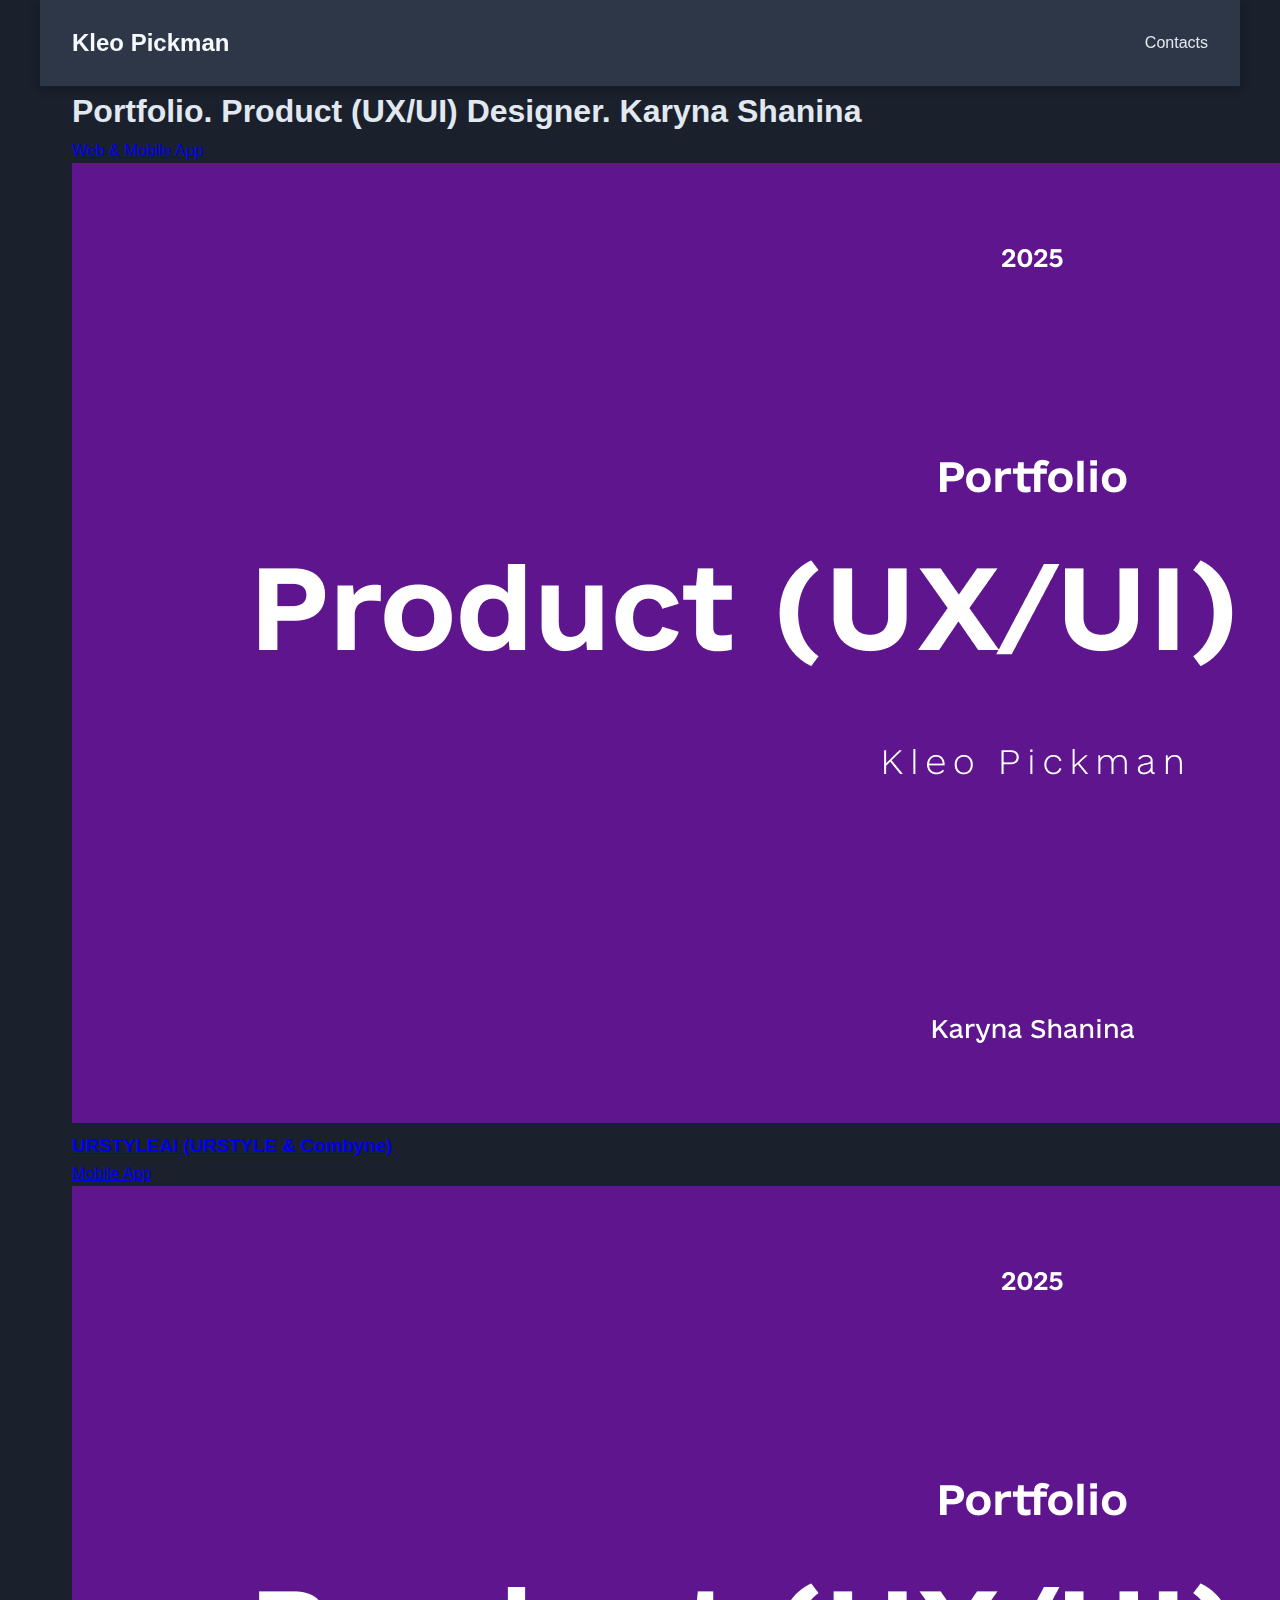
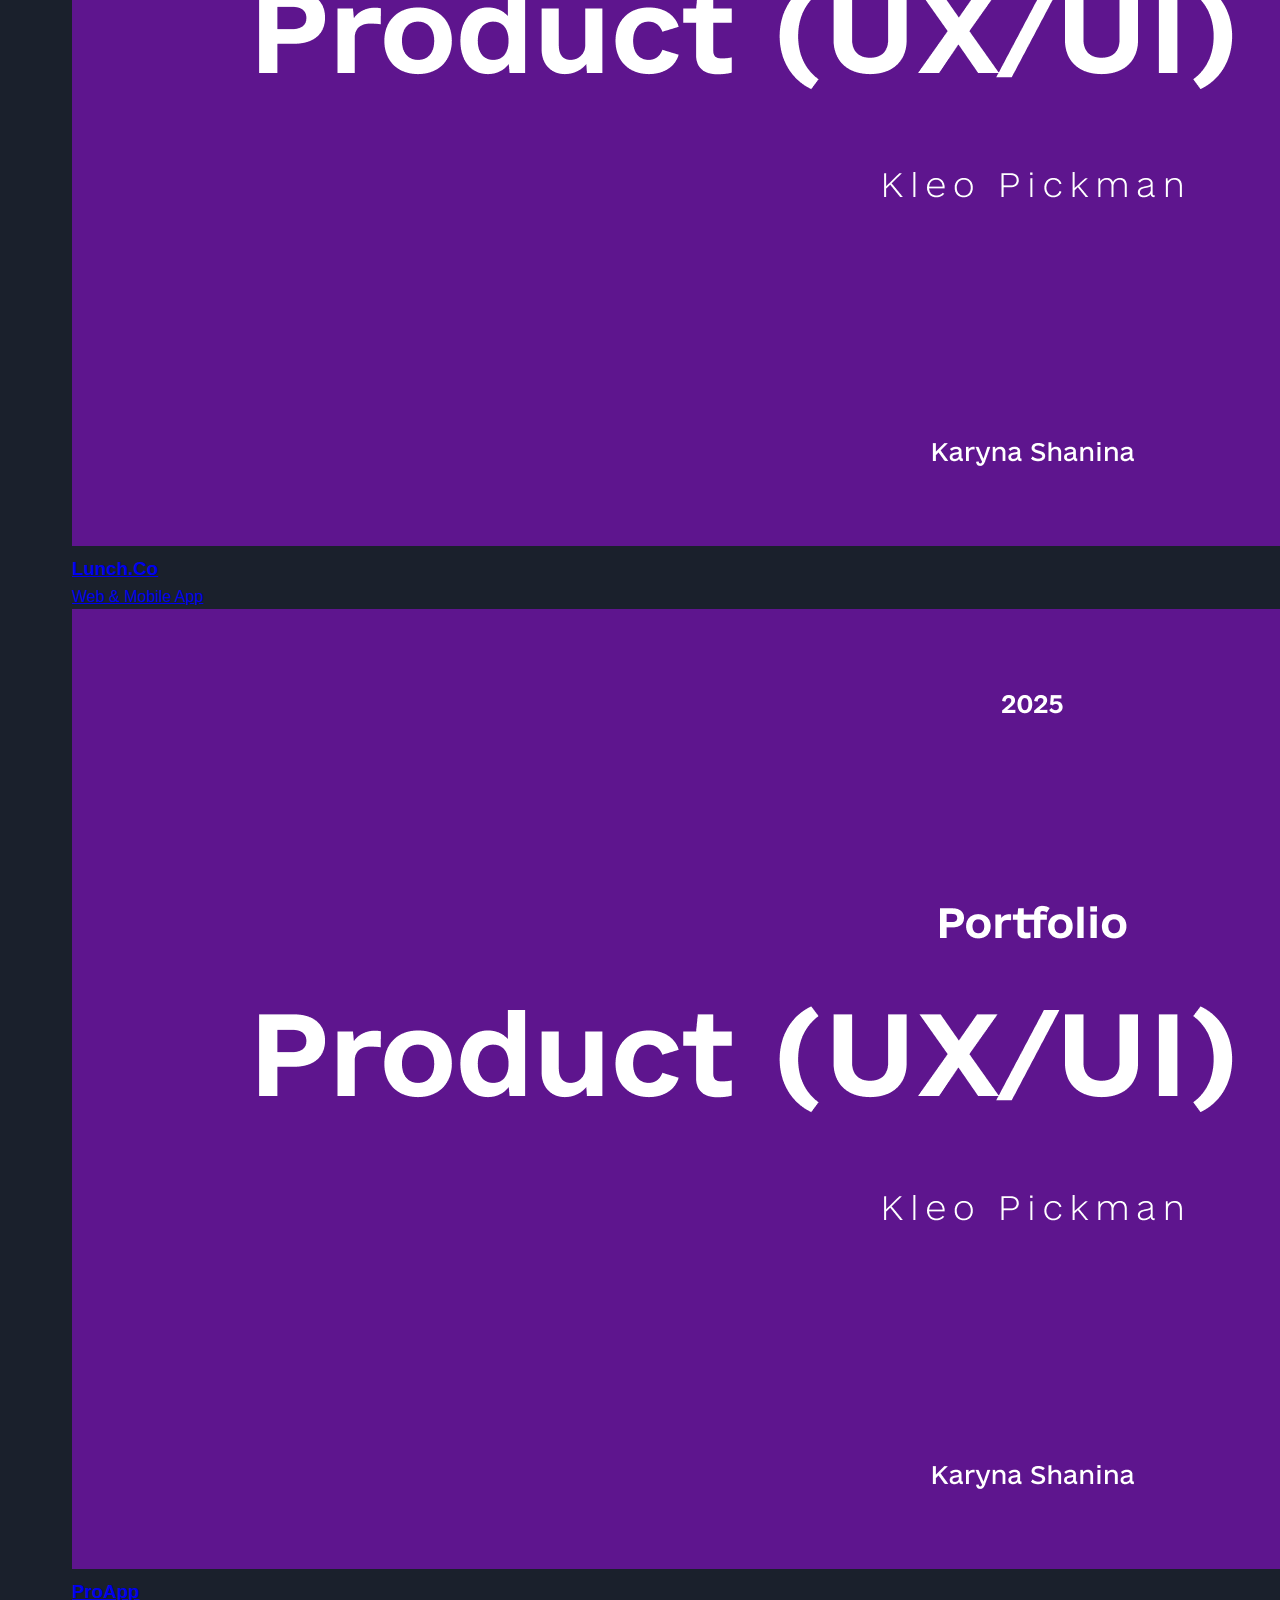
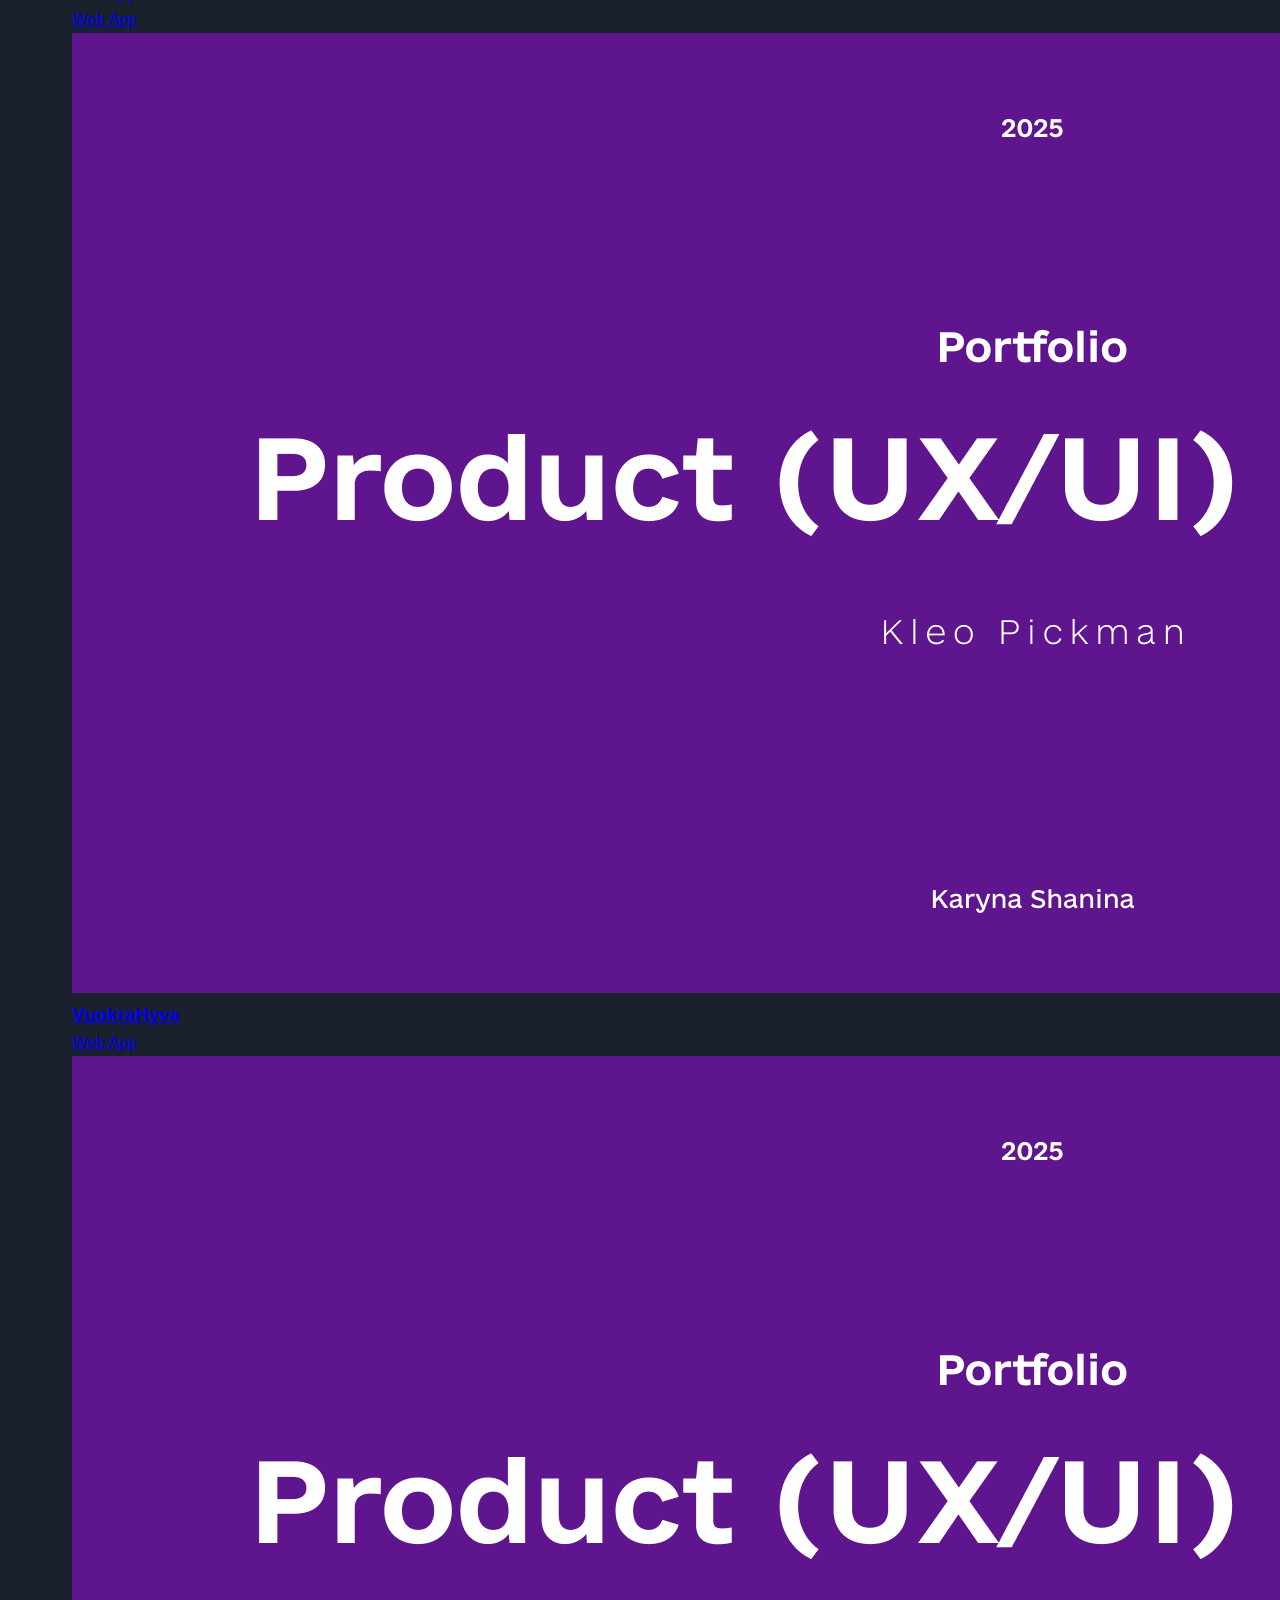
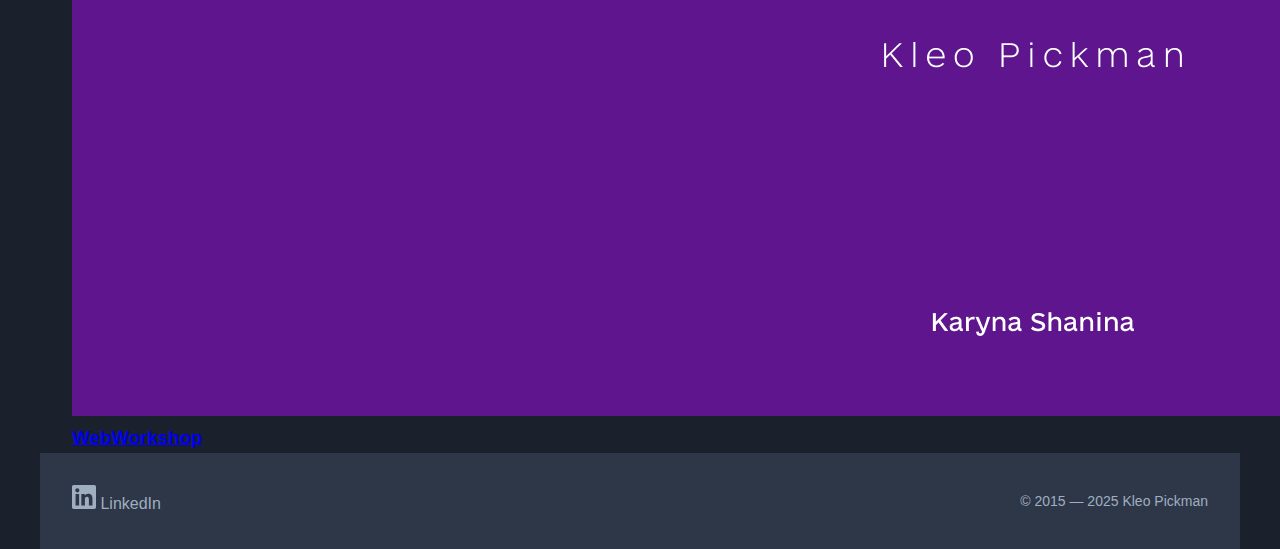
<file: index.html>
<!DOCTYPE html>
<html lang="en">
<head>
    <meta charset="UTF-8">
    <meta name="viewport" content="width=device-width, initial-scale=1.0">
    <title>Kleo Pickman - Product (UX/UI) and Graphic Design</title>
    <link rel="stylesheet" href="css/style.css">

    <!-- Google tag (gtag.js) -->
    <script async src="https://www.googletagmanager.com/gtag/js?id=G-KJTQNNM1KX"></script>
    <script>
    window.dataLayer = window.dataLayer || [];
    function gtag(){dataLayer.push(arguments);}
    gtag('js', new Date());

    gtag('config', 'G-KJTQNNM1KX');
    </script>

    <!-- Hotjar Tracking Code for Site 6499080 (name missing) -->
    <script>
    (function(h,o,t,j,a,r){
        h.hj=h.hj||function(){(h.hj.q=h.hj.q||[]).push(arguments)};
        h._hjSettings={hjid:6499080,hjsv:6};
        a=o.getElementsByTagName('head')[0];
        r=o.createElement('script');r.async=1;
        r.src=t+h._hjSettings.hjid+j+h._hjSettings.hjsv;
        a.appendChild(r);
    })(window,document,'https://static.hotjar.com/c/hotjar-','.js?sv=');
    </script>
</head>
<body>
    <header>
        <div class="logo">
            <a href="index.html">Kleo Pickman</a>
        </div>
        <nav>
            <ul>
                <li><a href="contacts.html">Contacts</a></li>
            </ul>
        </nav>
    </header>
    <main class="portfolio">

    <!-- Заголовок портфоліо -->
    <h1>Portfolio. Product (UX/UI) Designer. Karyna Shanina</h1>

    <!-- Контейнер сітки робіт -->
    <div class="portfolio-grid">

        <!-- 1 робота -->
        <a href="urstyleai.html" class="portfolio-item">
            <div class="tag">Web & Mobile App</div>
            <img src="img/cover.png" alt="Project Preview">
            <div class="overlay">
                <h3>URSTYLEAI (URSTYLE & Combyne)</h3>
            </div>
        </a>

        <!-- 2 робота -->
        <a href="lunchco.html" class="portfolio-item">
            <div class="tag">Mobile App</div>
            <img src="img/cover.png" alt="Project Preview">
            <div class="overlay">
                <h3>Lunch.Co</h3>
            </div>
        </a>

        <!-- 3 робота -->
        <a href="proapp.html" class="portfolio-item">
            <div class="tag">Web & Mobile App</div>
            <img src="img/cover.png" alt="Project Preview">
            <div class="overlay">
                <h3>ProApp</h3>
            </div>
        </a>

        <!-- 4 робота -->
        <a href="vuokrahyva.html" class="portfolio-item">
            <div class="tag">Web App</div>
            <img src="img/cover.png" alt="Project Preview">
            <div class="overlay">
                <h3>VuokraHyva</h3>
            </div>
        </a>

        <!-- 5 робота (3-й рядок, по центру) -->
        <a href="webworkshop.html" class="portfolio-item center-row">
            <div class="tag">Web App</div>
            <img src="img/cover.png" alt="Project Preview">
            <div class="overlay">
                <h3>WebWorkshop</h3>
            </div>
        </a>

    </div>

    </main>
    <footer>
        <div class="social-links">
            <a href="http://linkedin.com/in/kleopick" target="_blank">
                <svg width="24" height="24" viewBox="0 0 24 24" fill="currentColor" aria-hidden="true">
                    <path d="M20.447 20.452h-3.554v-5.569c0-1.328-.027-3.037-1.852-3.037-1.853 0-2.136 1.445-2.136 2.939v5.667H9.351V9h3.414v1.561h.046c.477-.9 1.637-1.85 3.37-1.85 3.601 0 4.267 2.37 4.267 5.455v6.286zM5.337 7.433c-1.144 0-2.063-.926-2.063-2.065 0-1.138.92-2.063 2.063-2.063 1.14 0 2.064.925 2.064 2.063 0 1.139-.925 2.065-2.064 2.065zm1.782 13.019H3.555V9h3.564v11.452zM22.225 0H1.771C.792 0 0 .774 0 1.729v20.542C0 23.227.792 24 1.771 24h20.451C23.2 24 24 23.227 24 22.271V1.729C24 .774 23.2 0 22.222 0h.003z"/>
                </svg>
                <span>LinkedIn</span>
            </a>
        </div>
        <div class="copyright">
            © 2015 — 2025 Kleo Pickman
        </div>
    </footer>
</body>
</html>
</file>
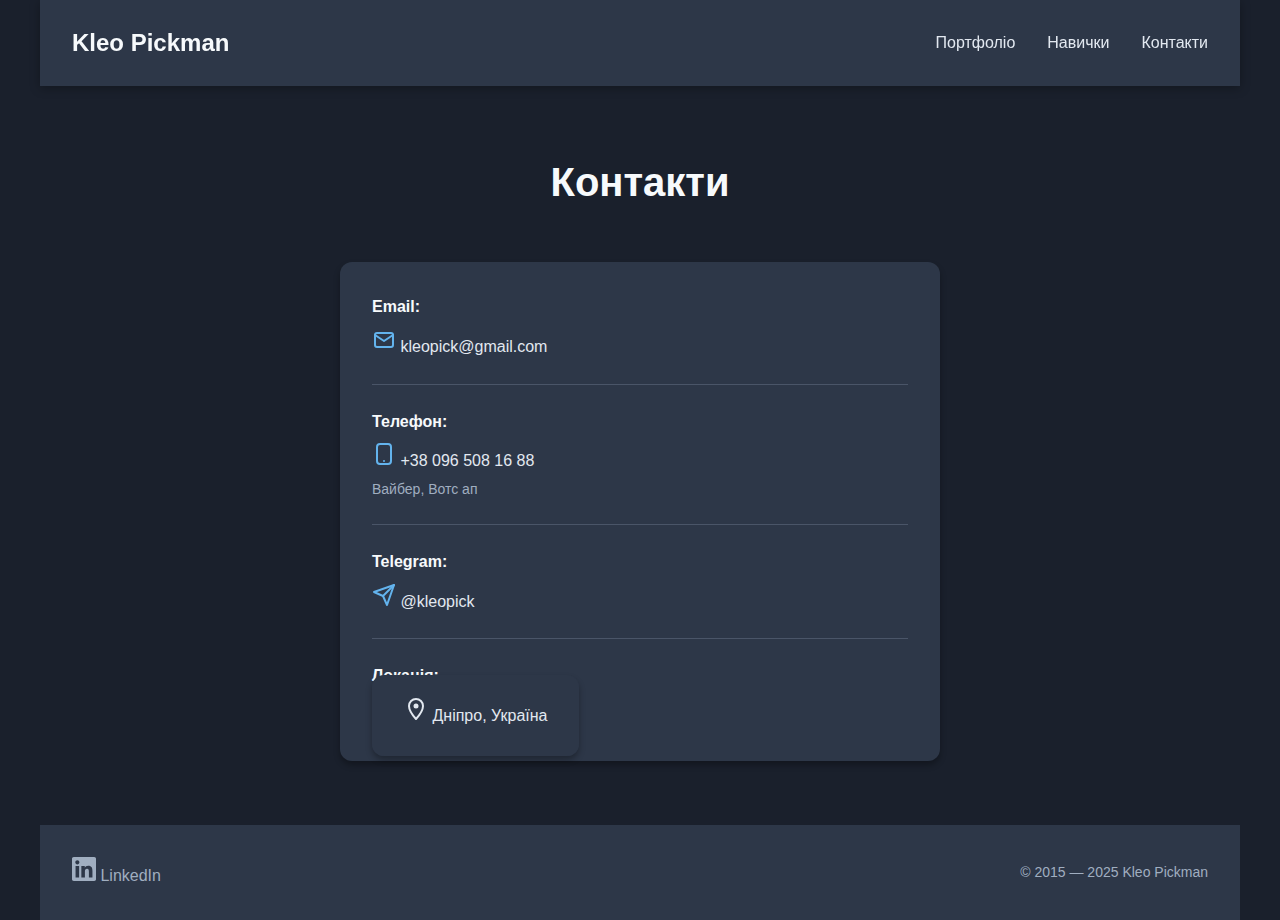
<file: contacts.html>
<!DOCTYPE html>
<html lang="ua">
<head>
    <meta charset="UTF-8">
    <meta name="viewport" content="width=device-width, initial-scale=1.0">
    <title>Контакти - Kleo Pickman</title>
    <link rel="stylesheet" href="css/style.css">
</head>
<body>
    <header>
        <div class="logo">
            <a href="index.html">Kleo Pickman</a>
        </div>
        <nav>
            <ul>
                <li><a href="portfolio.html">Портфоліо</a></li>
                <li><a href="skills.html">Навички</a></li>
                <li><a href="contacts.html">Контакти</a></li>
            </ul>
        </nav>
    </header>
    <main>
        <section class="contacts-section">
            <h1>Контакти</h1>
            <div class="contact-info">
                <div class="contact-item">
                    <strong>Email:</strong>
                    <a href="mailto:kleopick@gmail.com">
                        <svg class="contact-icon" width="24" height="24" viewBox="0 0 24 24" fill="none" stroke="currentColor" stroke-width="2" stroke-linecap="round" stroke-linejoin="round" aria-hidden="true">
                            <rect x="3" y="5" width="18" height="14" rx="2"/>
                            <polyline points="3 7 12 13 21 7"/>
                        </svg>
                        <span>kleopick@gmail.com</span>
                    </a>
                </div>
                <div class="contact-item">
                    <strong>Телефон:</strong>
                    <a href="tel:+380965081688">
                        <svg class="contact-icon" width="24" height="24" viewBox="0 0 24 24" fill="none" stroke="currentColor" stroke-width="2" stroke-linecap="round" stroke-linejoin="round" aria-hidden="true">
                            <rect x="5" y="2" width="14" height="20" rx="3" ry="3" fill="none"/>
                            <circle cx="12" cy="19" r="1" fill="currentColor" stroke="none"/>
                        </svg>
                        <span>+38 096 508 16 88</span>
                    </a>
                    <small>Вайбер, Вотс ап</small>
                </div>
                <div class="contact-item">
                    <strong>Telegram:</strong>
                    <a href="https://t.me/kleopick" target="_blank">
                        <svg class="contact-icon" width="24" height="24" viewBox="0 0 24 24" fill="none" stroke="currentColor" stroke-width="2" stroke-linecap="round" stroke-linejoin="round" aria-hidden="true">
                            <path d="M22 2L11 13"/>
                            <polygon points="22 2 15 22 11 13 2 9 22 2"/>
                        </svg>
                        <span>@kleopick</span>
                    </a>
                </div>
                <div class="contact-item">
                    <strong>Локація:</strong>
                    <span class="contact-info">
                        <svg class="contact-icon" width="24" height="24" viewBox="0 0 24 24" fill="none" stroke="currentColor" stroke-width="2" stroke-linecap="round" stroke-linejoin="round" aria-hidden="true">
                            <path d="M12 2C8.13 2 5 5.13 5 9c0 5.25 7 13 7 13s7-7.75 7-13c0-3.87-3.13-7-7-7z" fill="none"/>
                            <circle cx="12" cy="9" r="2.5" fill="currentColor" stroke="none"/>
                        </svg>
                        <span>Дніпро, Україна</span>
                    </span>
                 </div>
            </div>
        </section>
    </main>
    <footer>
        <div class="social-links">
            <a href="http://linkedin.com/in/kleopick" target="_blank">
                <svg width="24" height="24" viewBox="0 0 24 24" fill="currentColor" aria-hidden="true">
                    <path d="M20.447 20.452h-3.554v-5.569c0-1.328-.027-3.037-1.852-3.037-1.853 0-2.136 1.445-2.136 2.939v5.667H9.351V9h3.414v1.561h.046c.477-.9 1.637-1.85 3.37-1.85 3.601 0 4.267 2.37 4.267 5.455v6.286zM5.337 7.433c-1.144 0-2.063-.926-2.063-2.065 0-1.138.92-2.063 2.063-2.063 1.14 0 2.064.925 2.064 2.063 0 1.139-.925 2.065-2.064 2.065zm1.782 13.019H3.555V9h3.564v11.452zM22.225 0H1.771C.792 0 0 .774 0 1.729v20.542C0 23.227.792 24 1.771 24h20.451C23.2 24 24 23.227 24 22.271V1.729C24 .774 23.2 0 22.222 0h.003z"/>
                </svg>
                <span>LinkedIn</span>
            </a>
        </div>
        <div class="copyright">
            © 2015 — 2025 Kleo Pickman
        </div>
    </footer>
</body>
</html>
</file>
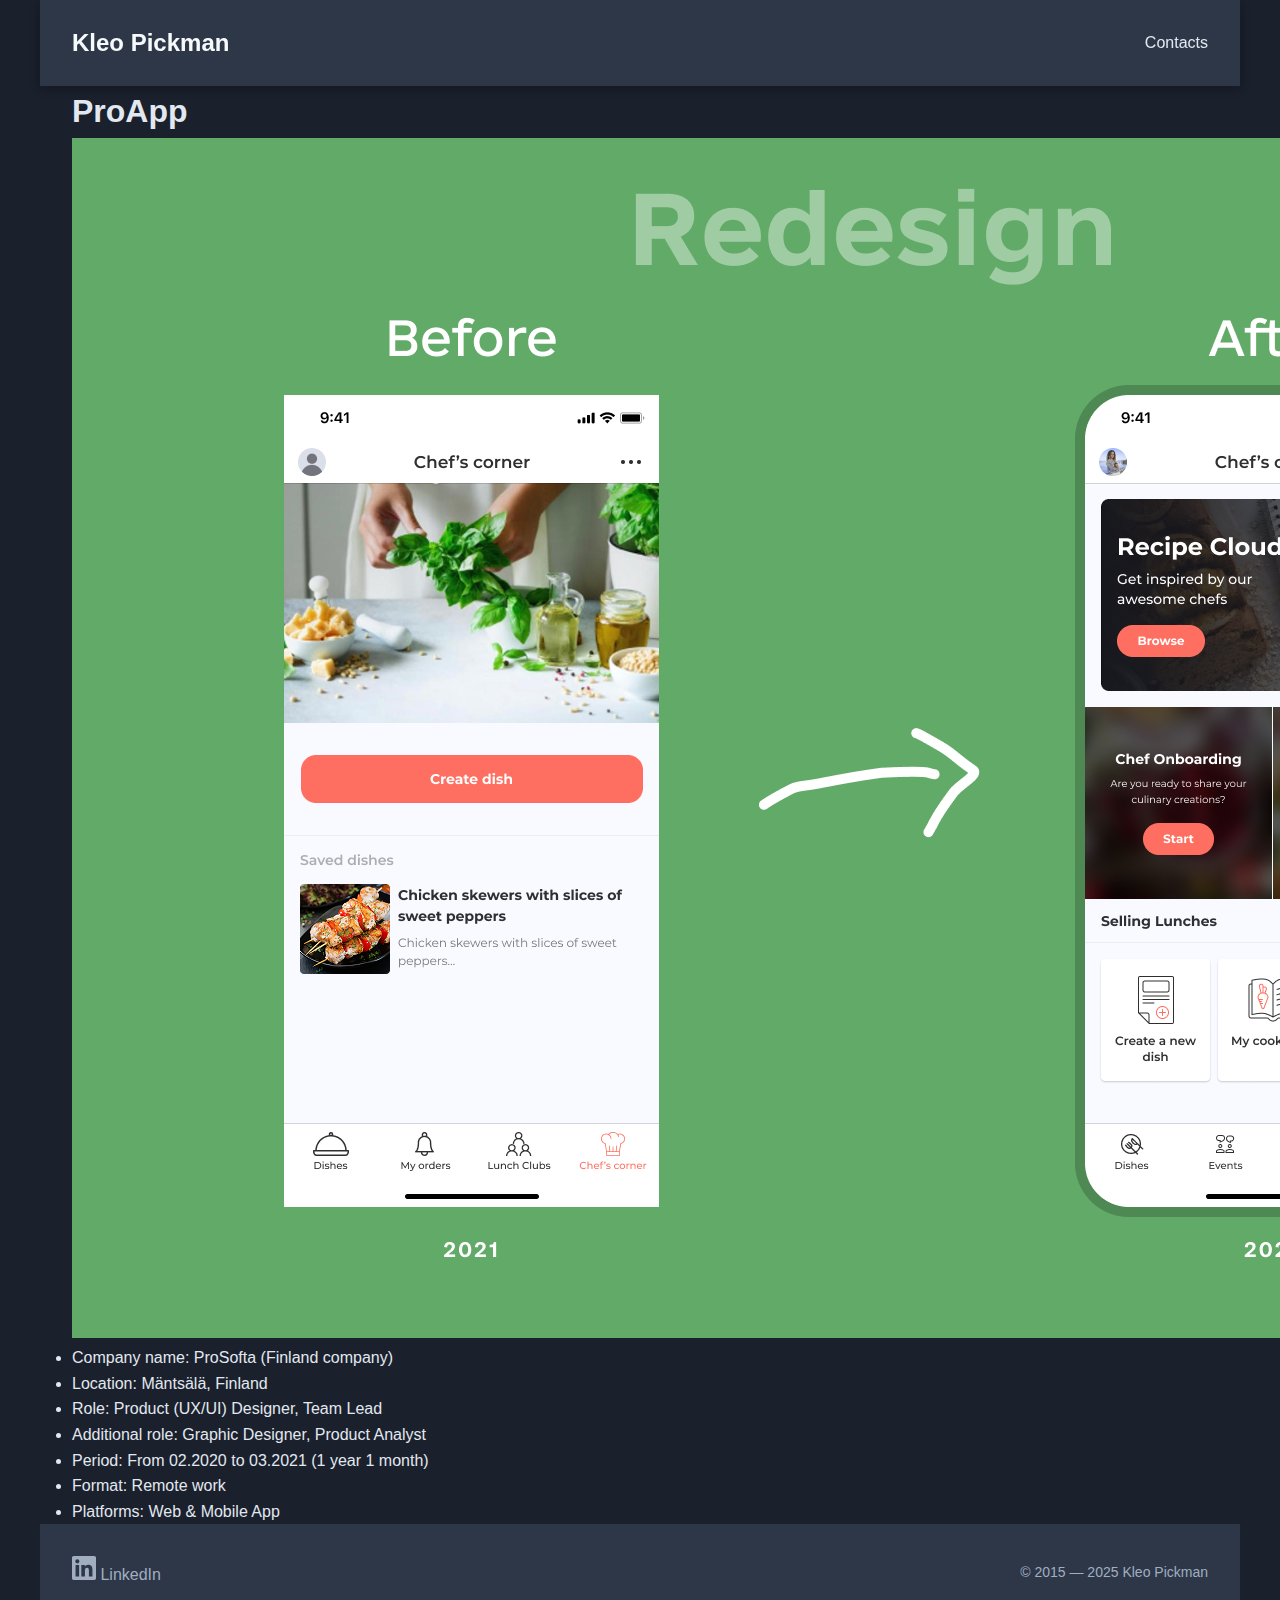
<file: proapp.html>
<!DOCTYPE html>
<html lang="en">
<head>
    <meta charset="UTF-8">
    <meta name="viewport" content="width=device-width, initial-scale=1.0">
    <title>ProApp</title>
    <link rel="stylesheet" href="css/style.css">

    <!-- Google tag (gtag.js) -->
    <script async src="https://www.googletagmanager.com/gtag/js?id=G-KJTQNNM1KX"></script>
    <script>
    window.dataLayer = window.dataLayer || [];
    function gtag(){dataLayer.push(arguments);}
    gtag('js', new Date());

    gtag('config', 'G-KJTQNNM1KX');
    </script>

    <!-- Hotjar Tracking Code for Site 6499080 (name missing) -->
    <script>
    (function(h,o,t,j,a,r){
        h.hj=h.hj||function(){(h.hj.q=h.hj.q||[]).push(arguments)};
        h._hjSettings={hjid:6499080,hjsv:6};
        a=o.getElementsByTagName('head')[0];
        r=o.createElement('script');r.async=1;
        r.src=t+h._hjSettings.hjid+j+h._hjSettings.hjsv;
        a.appendChild(r);
    })(window,document,'https://static.hotjar.com/c/hotjar-','.js?sv=');
    </script>
</head>
<body>
    <header>
        <div class="logo">
            <a href="index.html">Kleo Pickman</a>
        </div>
        <nav>
            <ul>
                <li><a href="contacts.html">Contacts</a></li>
            </ul>
        </nav>
    </header>
    <main class="portfolio">
        <section>
            <h1>ProApp</h1>
            
            <section class="experience">
        
                    <!-- Логотип -->
                    <div class="experience__logo">
                        <img src="img/redesign ches's corner screen. lunch.co mobilie app.png" alt="logo">
                    </div>

                    <!-- Контент -->
                    <div class="experience__content">
                        
                        <!-- Основна інформація -->
                        <ul class="experience__info">
                            <li class="experience__item">
                                <span class="experience__label">Company name:</span>
                                <span class="experience__value">ProSofta (Finland company)</span>
                            </li>
                            <li class="experience__item">
                                <span class="experience__label">Location:</span>
                                <span class="experience__value">Mäntsälä, Finland</span>
                            </li>
                            <li class="experience__item">
                                <span class="experience__label">Role:</span>
                                <span class="experience__value">Product (UX/UI) Designer, Team Lead</span>
                            </li>
                            <li class="experience__item">
                                <span class="experience__label">Additional role:</span>
                                <span class="experience__value">Graphic Designer, Product Analyst</span>
                            </li>
                            <li class="experience__item">
                                <span class="experience__label">Period:</span>
                                <span class="experience__value">From 02.2020 to 03.2021 (1 year 1 month)</span>
                            </li>
                            <li class="experience__item">
                                <span class="experience__label">Format:</span>
                                <span class="experience__value">Remote work</span>
                            </li>
                            <li class="experience__item">
                                <span class="experience__label">Platforms:</span>
                                <span class="experience__value">Web & Mobile App</span>
                            </li>
                        </ul>

                    </div>
            </section>
        <!-- <img src="/img/redesign ches's corner screen. lunch.co mobilie app.png" alt=""> -->
        </section>
    </main>
    <footer>
        <div class="social-links">
            <a href="http://linkedin.com/in/kleopick" target="_blank">
                <svg width="24" height="24" viewBox="0 0 24 24" fill="currentColor" aria-hidden="true">
                    <path d="M20.447 20.452h-3.554v-5.569c0-1.328-.027-3.037-1.852-3.037-1.853 0-2.136 1.445-2.136 2.939v5.667H9.351V9h3.414v1.561h.046c.477-.9 1.637-1.85 3.37-1.85 3.601 0 4.267 2.37 4.267 5.455v6.286zM5.337 7.433c-1.144 0-2.063-.926-2.063-2.065 0-1.138.92-2.063 2.063-2.063 1.14 0 2.064.925 2.064 2.063 0 1.139-.925 2.065-2.064 2.065zm1.782 13.019H3.555V9h3.564v11.452zM22.225 0H1.771C.792 0 0 .774 0 1.729v20.542C0 23.227.792 24 1.771 24h20.451C23.2 24 24 23.227 24 22.271V1.729C24 .774 23.2 0 22.222 0h.003z"/>
                </svg>
                <span>LinkedIn</span>
            </a>
        </div>
        <div class="copyright">
            © 2015 — 2025 Kleo Pickman
        </div>
    </footer>
</body>
</html>
</file>
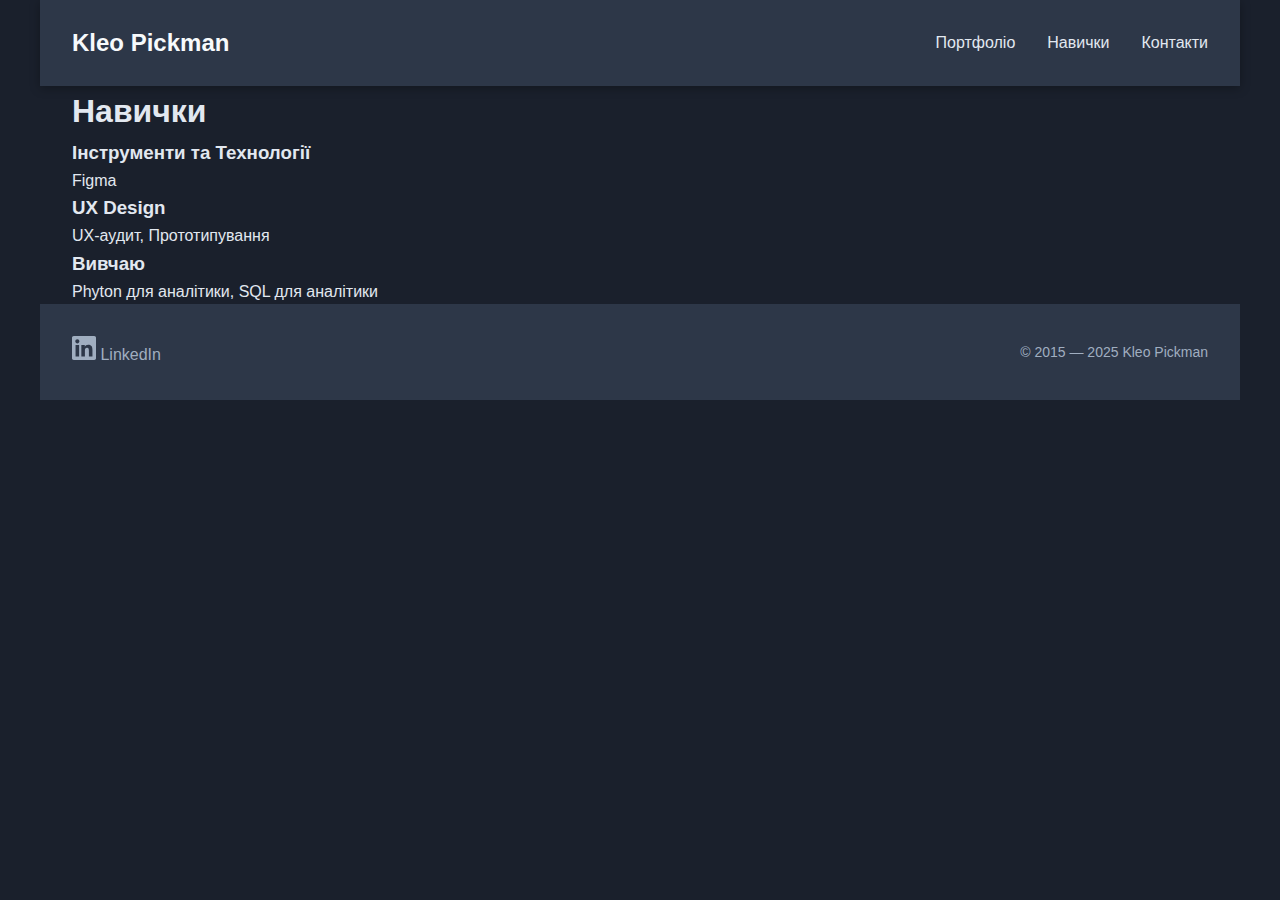
<file: skills.html>
<!DOCTYPE html>
<html lang="ua">
<head>
    <meta charset="UTF-8">
    <meta name="viewport" content="width=device-width, initial-scale=1.0">
    <title>Навички - Kleo Pickman</title>
    <link rel="stylesheet" href="css/style.css">
</head>
<body>
    <header>
        <div class="logo">
            <a href="index.html">Kleo Pickman</a>
        </div>
        <nav>
            <ul>
                <li><a href="#portfolio">Портфоліо</a></li>
                <!-- <li><a href="#services">Послуги</a></li> -->
                <li><a href="skills.html">Навички</a></li>
                <li><a href="contacts.html">Контакти</a></li>
            </ul>
        </nav>
    </header>
    <main>
        <section class="skills">
            <h1>Навички</h1>
            <h3>Інструменти та Технології</h3>
            <p>Figma</p>
            <h3>UX Design</h3>
            <p>UX-аудит, Прототипування</p>
            <h3>Вивчаю</h3>
            <p>Phyton для аналітики, SQL для аналітики</p>
        </section>
    </main>
    <footer>
        <div class="social-links">
            <a href="http://linkedin.com/in/kleopick" target="_blank">
                <svg width="24" height="24" viewBox="0 0 24 24" fill="currentColor" aria-hidden="true">
                    <path d="M20.447 20.452h-3.554v-5.569c0-1.328-.027-3.037-1.852-3.037-1.853 0-2.136 1.445-2.136 2.939v5.667H9.351V9h3.414v1.561h.046c.477-.9 1.637-1.85 3.37-1.85 3.601 0 4.267 2.37 4.267 5.455v6.286zM5.337 7.433c-1.144 0-2.063-.926-2.063-2.065 0-1.138.92-2.063 2.063-2.063 1.14 0 2.064.925 2.064 2.063 0 1.139-.925 2.065-2.064 2.065zm1.782 13.019H3.555V9h3.564v11.452zM22.225 0H1.771C.792 0 0 .774 0 1.729v20.542C0 23.227.792 24 1.771 24h20.451C23.2 24 24 23.227 24 22.271V1.729C24 .774 23.2 0 22.222 0h.003z"/>
                </svg>
                <span>LinkedIn</span>
            </a>
        </div>
        <div class="copyright">
            © 2015 — 2025 Kleo Pickman
        </div>
    </footer>
</body>
</html>
</file>
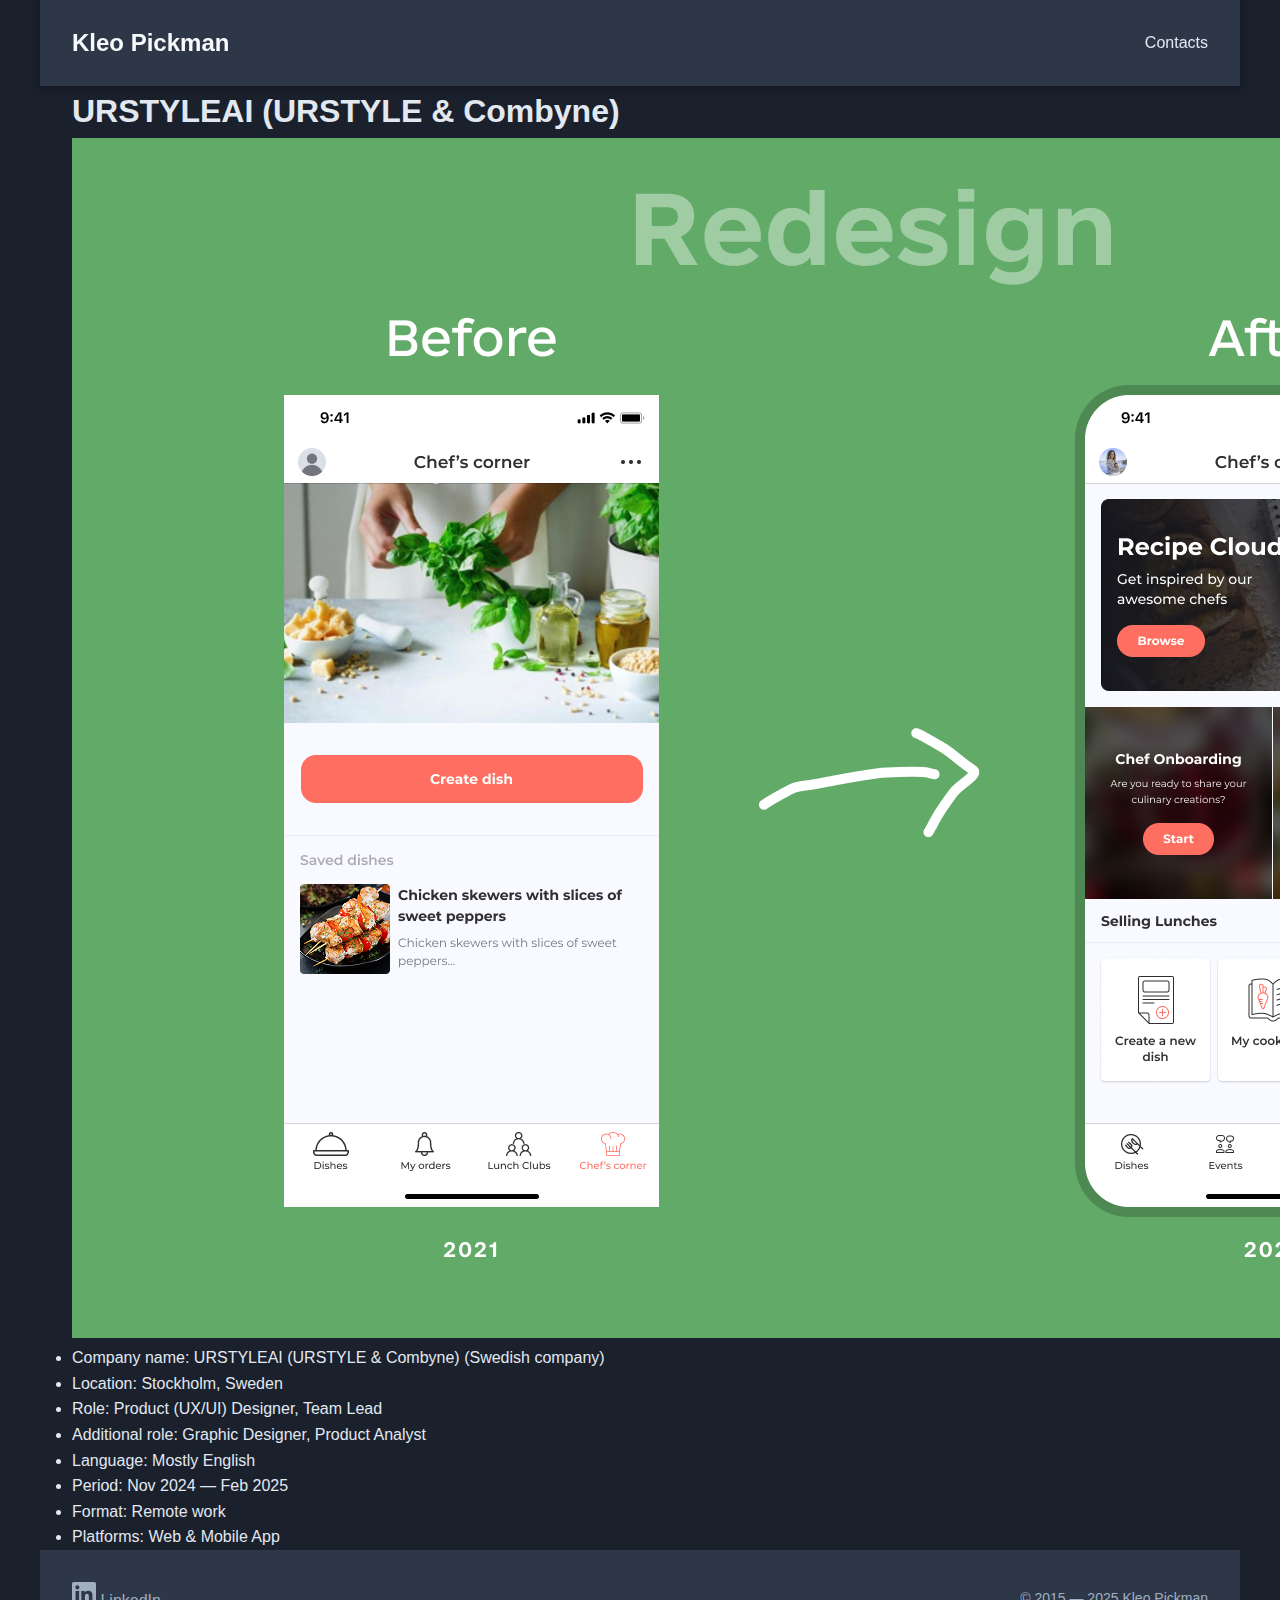
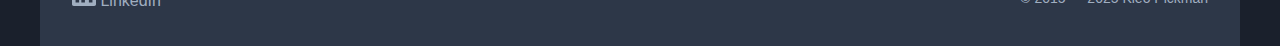
<file: urstyleai.html>
<!DOCTYPE html>
<html lang="en">
<head>
    <meta charset="UTF-8">
    <meta name="viewport" content="width=device-width, initial-scale=1.0">
    <title>URSTYLEAI (URSTYLE & Combyne)</title>
    <link rel="stylesheet" href="css/style.css">

    <!-- Google tag (gtag.js) -->
    <script async src="https://www.googletagmanager.com/gtag/js?id=G-KJTQNNM1KX"></script>
    <script>
    window.dataLayer = window.dataLayer || [];
    function gtag(){dataLayer.push(arguments);}
    gtag('js', new Date());

    gtag('config', 'G-KJTQNNM1KX');
    </script>

    <!-- Hotjar Tracking Code for Site 6499080 (name missing) -->
    <script>
    (function(h,o,t,j,a,r){
        h.hj=h.hj||function(){(h.hj.q=h.hj.q||[]).push(arguments)};
        h._hjSettings={hjid:6499080,hjsv:6};
        a=o.getElementsByTagName('head')[0];
        r=o.createElement('script');r.async=1;
        r.src=t+h._hjSettings.hjid+j+h._hjSettings.hjsv;
        a.appendChild(r);
    })(window,document,'https://static.hotjar.com/c/hotjar-','.js?sv=');
    </script>
</head>
<body>
    <header>
        <div class="logo">
            <a href="index.html">Kleo Pickman</a>
        </div>
        <nav>
            <ul>
                <li><a href="contacts.html">Contacts</a></li>
            </ul>
        </nav>
    </header>
    <main class="portfolio">
        <section>
            <h1>URSTYLEAI (URSTYLE & Combyne)</h1>
            
            <section class="experience">
        
                    <!-- Логотип -->
                    <div class="experience__logo">
                        <img src="img/redesign ches's corner screen. lunch.co mobilie app.png" alt="logo">
                    </div>

                    <!-- Контент -->
                    <div class="experience__content">
                        
                        <!-- Основна інформація -->
                        <ul class="experience__info">
                            <li class="experience__item">
                                <span class="experience__label">Company name:</span>
                                <span class="experience__value">URSTYLEAI (URSTYLE & Combyne) (Swedish company)</span>
                            </li>
                            <li class="experience__item">
                                <span class="experience__label">Location:</span>
                                <span class="experience__value">Stockholm, Sweden</span>
                            </li>
                            <li class="experience__item">
                                <span class="experience__label">Role:</span>
                                <span class="experience__value">Product (UX/UI) Designer, Team Lead</span>
                            </li>
                            <li class="experience__item">
                                <span class="experience__label">Additional role:</span>
                                <span class="experience__value">Graphic Designer, Product Analyst</span>
                            </li>
                            <li class="experience__item">
                                <span class="experience__label">Language:</span>
                                <span class="experience__value">Mostly English</span>
                            </li>
                            <li class="experience__item">
                                <span class="experience__label">Period:</span>
                                <span class="experience__value">Nov 2024 — Feb 2025</span>
                            </li>
                            <li class="experience__item">
                                <span class="experience__label">Format:</span>
                                <span class="experience__value">Remote work</span>
                            </li>
                            <li class="experience__item">
                                <span class="experience__label">Platforms:</span>
                                <span class="experience__value">Web & Mobile App</span>
                            </li>
                        </ul>

                    </div>
            </section>
        <!-- <img src="/img/redesign ches's corner screen. lunch.co mobilie app.png" alt=""> -->
        </section>
    </main>
    <footer>
        <div class="social-links">
            <a href="http://linkedin.com/in/kleopick" target="_blank">
                <svg width="24" height="24" viewBox="0 0 24 24" fill="currentColor" aria-hidden="true">
                    <path d="M20.447 20.452h-3.554v-5.569c0-1.328-.027-3.037-1.852-3.037-1.853 0-2.136 1.445-2.136 2.939v5.667H9.351V9h3.414v1.561h.046c.477-.9 1.637-1.85 3.37-1.85 3.601 0 4.267 2.37 4.267 5.455v6.286zM5.337 7.433c-1.144 0-2.063-.926-2.063-2.065 0-1.138.92-2.063 2.063-2.063 1.14 0 2.064.925 2.064 2.063 0 1.139-.925 2.065-2.064 2.065zm1.782 13.019H3.555V9h3.564v11.452zM22.225 0H1.771C.792 0 0 .774 0 1.729v20.542C0 23.227.792 24 1.771 24h20.451C23.2 24 24 23.227 24 22.271V1.729C24 .774 23.2 0 22.222 0h.003z"/>
                </svg>
                <span>LinkedIn</span>
            </a>
        </div>
        <div class="copyright">
            © 2015 — 2025 Kleo Pickman
        </div>
    </footer>
</body>
</html>
</file>
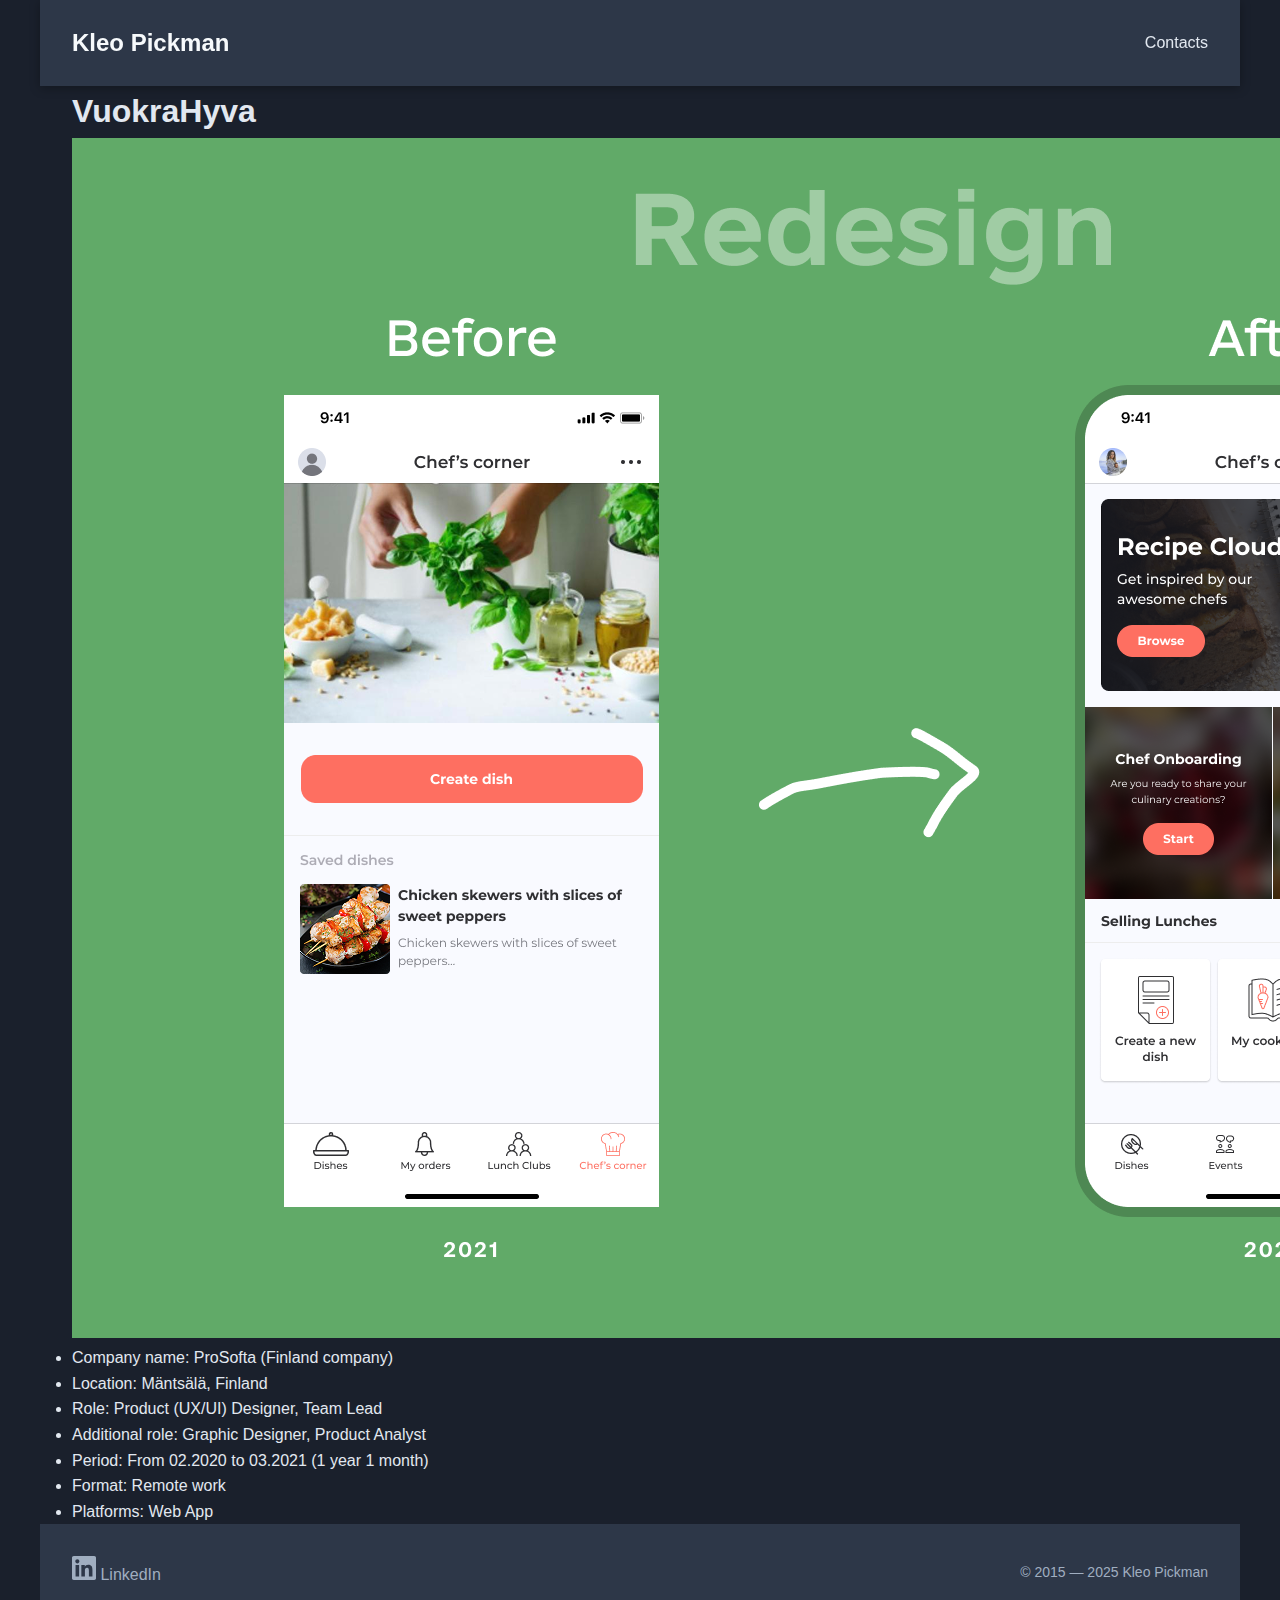
<file: vuokrahyva.html>
<!DOCTYPE html>
<html lang="en">
<head>
    <meta charset="UTF-8">
    <meta name="viewport" content="width=device-width, initial-scale=1.0">
    <title>VuokraHyva</title>
    <link rel="stylesheet" href="css/style.css">

    <!-- Google tag (gtag.js) -->
    <script async src="https://www.googletagmanager.com/gtag/js?id=G-KJTQNNM1KX"></script>
    <script>
    window.dataLayer = window.dataLayer || [];
    function gtag(){dataLayer.push(arguments);}
    gtag('js', new Date());

    gtag('config', 'G-KJTQNNM1KX');
    </script>

    <!-- Hotjar Tracking Code for Site 6499080 (name missing) -->
    <script>
    (function(h,o,t,j,a,r){
        h.hj=h.hj||function(){(h.hj.q=h.hj.q||[]).push(arguments)};
        h._hjSettings={hjid:6499080,hjsv:6};
        a=o.getElementsByTagName('head')[0];
        r=o.createElement('script');r.async=1;
        r.src=t+h._hjSettings.hjid+j+h._hjSettings.hjsv;
        a.appendChild(r);
    })(window,document,'https://static.hotjar.com/c/hotjar-','.js?sv=');
    </script>
</head>
<body>
    <header>
        <div class="logo">
            <a href="index.html">Kleo Pickman</a>
        </div>
        <nav>
            <ul>
                <li><a href="contacts.html">Contacts</a></li>
            </ul>
        </nav>
    </header>
    <main class="portfolio">
        <section>
            <h1>VuokraHyva</h1>
            
            <section class="experience">
        
                    <!-- Логотип -->
                    <div class="experience__logo">
                        <img src="img/redesign ches's corner screen. lunch.co mobilie app.png" alt="logo">
                    </div>

                    <!-- Контент -->
                    <div class="experience__content">


                        <!-- Основна інформація -->
                        <ul class="experience__info">
                            <li class="experience__item">
                                <span class="experience__label">Company name:</span>
                                <span class="experience__value">ProSofta (Finland company)</span>
                            </li>
                            <li class="experience__item">
                                <span class="experience__label">Location:</span>
                                <span class="experience__value">Mäntsälä, Finland</span>
                            </li>
                            <li class="experience__item">
                                <span class="experience__label">Role:</span>
                                <span class="experience__value">Product (UX/UI) Designer, Team Lead</span>
                            </li>
                            <li class="experience__item">
                                <span class="experience__label">Additional role:</span>
                                <span class="experience__value">Graphic Designer, Product Analyst</span>
                            </li>
                            <li class="experience__item">
                                <span class="experience__label">Period:</span>
                                <span class="experience__value">From 02.2020 to 03.2021 (1 year 1 month)</span>
                            </li>
                            <li class="experience__item">
                                <span class="experience__label">Format:</span>
                                <span class="experience__value">Remote work</span>
                            </li>
                            <li class="experience__item">
                                <span class="experience__label">Platforms:</span>
                                <span class="experience__value">Web App</span>
                            </li>
                        </ul>
                    </div>
            </section>
        <!-- <img src="/img/redesign ches's corner screen. lunch.co mobilie app.png" alt=""> -->
        </section>
    </main>
    <footer>
        <div class="social-links">
            <a href="http://linkedin.com/in/kleopick" target="_blank">
                <svg width="24" height="24" viewBox="0 0 24 24" fill="currentColor" aria-hidden="true">
                    <path d="M20.447 20.452h-3.554v-5.569c0-1.328-.027-3.037-1.852-3.037-1.853 0-2.136 1.445-2.136 2.939v5.667H9.351V9h3.414v1.561h.046c.477-.9 1.637-1.85 3.37-1.85 3.601 0 4.267 2.37 4.267 5.455v6.286zM5.337 7.433c-1.144 0-2.063-.926-2.063-2.065 0-1.138.92-2.063 2.063-2.063 1.14 0 2.064.925 2.064 2.063 0 1.139-.925 2.065-2.064 2.065zm1.782 13.019H3.555V9h3.564v11.452zM22.225 0H1.771C.792 0 0 .774 0 1.729v20.542C0 23.227.792 24 1.771 24h20.451C23.2 24 24 23.227 24 22.271V1.729C24 .774 23.2 0 22.222 0h.003z"/>
                </svg>
                <span>LinkedIn</span>
            </a>
        </div>
        <div class="copyright">
            © 2015 — 2025 Kleo Pickman
        </div>
    </footer>
</body>
</html>
</file>
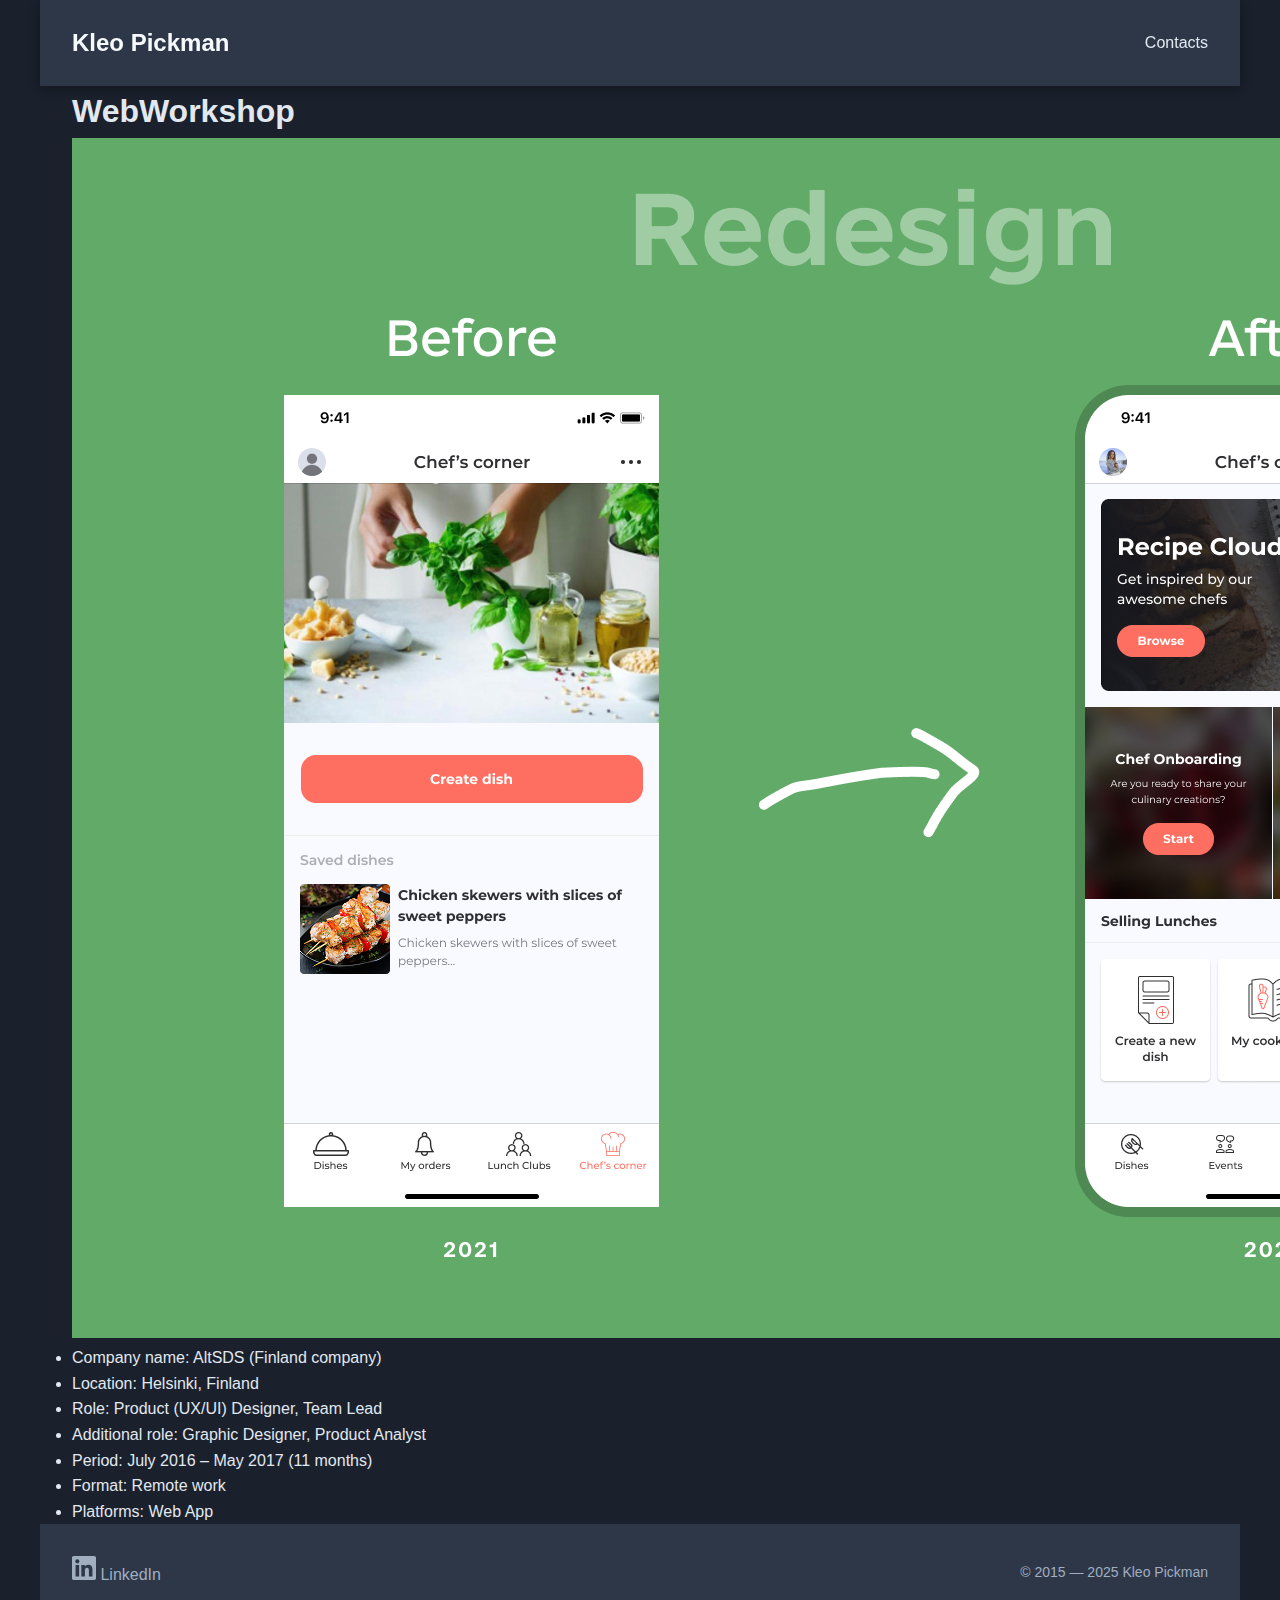
<file: webworkshop.html>
<!DOCTYPE html>
<html lang="en">
<head>
    <meta charset="UTF-8">
    <meta name="viewport" content="width=device-width, initial-scale=1.0">
    <title>WebWorkshop</title>
    <link rel="stylesheet" href="css/style.css">

    <!-- Google tag (gtag.js) -->
    <script async src="https://www.googletagmanager.com/gtag/js?id=G-KJTQNNM1KX"></script>
    <script>
    window.dataLayer = window.dataLayer || [];
    function gtag(){dataLayer.push(arguments);}
    gtag('js', new Date());

    gtag('config', 'G-KJTQNNM1KX');
    </script>

    <!-- Hotjar Tracking Code for Site 6499080 (name missing) -->
    <script>
    (function(h,o,t,j,a,r){
        h.hj=h.hj||function(){(h.hj.q=h.hj.q||[]).push(arguments)};
        h._hjSettings={hjid:6499080,hjsv:6};
        a=o.getElementsByTagName('head')[0];
        r=o.createElement('script');r.async=1;
        r.src=t+h._hjSettings.hjid+j+h._hjSettings.hjsv;
        a.appendChild(r);
    })(window,document,'https://static.hotjar.com/c/hotjar-','.js?sv=');
    </script>
</head>
<body>
    <header>
        <div class="logo">
            <a href="index.html">Kleo Pickman</a>
        </div>
        <nav>
            <ul>
                <li><a href="contacts.html">Contacts</a></li>
            </ul>
        </nav>
    </header>
    <main class="portfolio">
        <section>
            <h1>WebWorkshop</h1>

            <section class="experience">
        
                    <!-- Логотип -->
                    <div class="experience__logo">
                        <img src="img/redesign ches's corner screen. lunch.co mobilie app.png" alt="logo">
                    </div>

                    <!-- Контент -->
                    <div class="experience__content">

                        <!-- Основна інформація -->
                        <ul class="experience__info">
                            <li class="experience__item">
                                <span class="experience__label">Company name:</span>
                                <span class="experience__value">AltSDS (Finland company)</span>
                            </li>
                            <li class="experience__item">
                                <span class="experience__label">Location:</span>
                                <span class="experience__value">Helsinki, Finland</span>
                            </li>
                            <li class="experience__item">
                                <span class="experience__label">Role:</span>
                                <span class="experience__value">Product (UX/UI) Designer, Team Lead</span>
                            </li>
                            <li class="experience__item">
                                <span class="experience__label">Additional role:</span>
                                <span class="experience__value">Graphic Designer, Product Analyst</span>
                            </li>
                            <li class="experience__item">
                                <span class="experience__label">Period:</span>
                                <span class="experience__value">July 2016 – May 2017 (11 months)</span>
                            </li>
                            <li class="experience__item">
                                <span class="experience__label">Format:</span>
                                <span class="experience__value">Remote work</span>
                            </li>
                            <li class="experience__item">
                                <span class="experience__label">Platforms:</span>
                                <span class="experience__value">Web App</span>
                            </li>
                        </ul>
                    </div>
            </section>
        <!-- <img src="/img/redesign ches's corner screen. lunch.co mobilie app.png" alt=""> -->
        </section>
    </main>
    <footer>
        <div class="social-links">
            <a href="http://linkedin.com/in/kleopick" target="_blank">
                <svg width="24" height="24" viewBox="0 0 24 24" fill="currentColor" aria-hidden="true">
                    <path d="M20.447 20.452h-3.554v-5.569c0-1.328-.027-3.037-1.852-3.037-1.853 0-2.136 1.445-2.136 2.939v5.667H9.351V9h3.414v1.561h.046c.477-.9 1.637-1.85 3.37-1.85 3.601 0 4.267 2.37 4.267 5.455v6.286zM5.337 7.433c-1.144 0-2.063-.926-2.063-2.065 0-1.138.92-2.063 2.063-2.063 1.14 0 2.064.925 2.064 2.063 0 1.139-.925 2.065-2.064 2.065zm1.782 13.019H3.555V9h3.564v11.452zM22.225 0H1.771C.792 0 0 .774 0 1.729v20.542C0 23.227.792 24 1.771 24h20.451C23.2 24 24 23.227 24 22.271V1.729C24 .774 23.2 0 22.222 0h.003z"/>
                </svg>
                <span>LinkedIn</span>
            </a>
        </div>
        <div class="copyright">
            © 2015 — 2025 Kleo Pickman
        </div>
    </footer>
</body>
</html>
</file>
<file: css/style.css>
/* ===== CSS VARIABLES (ТЕМНА ТЕМА) ===== */
:root {
    /* Темна тема - основні кольори */
    --bg-primary: #1a202c;          /* Темний основний фон */
    --bg-secondary: #2d3748;        /* Темний фон карток */
    --text-primary: #f7fafc;        /* Світлий основний текст */
    --text-secondary: #e2e8f0;      /* Світлий другий текст */
    --text-muted: #a0aec0;          /* Світлий приглушений текст */
    --accent-color: #63b3ed;        /* Світлий акцентний колір */
    --accent-hover: #90cdf4;        /* Світлий акцент при наведенні */
    --accent-bright: #3182ce;       /* Яскравий акцентний колір для кнопок */
    --accent-bright-hover: #2c5282; /* Яскравий акцент при наведенні */
    --border-color: #4a5568;        /* Темні рамки */
    --shadow: rgba(0,0,0,0.3);     /* Темні тіні */
    --shadow-hover: rgba(0,0,0,0.4); /* Темні тіні при наведенні */
}

/* ===== БАЗОВІ СТИЛІ (RESET) ===== */
* {
    margin: 0;
    padding: 0;
    box-sizing: border-box;         /* Включає padding та border в width */
}

body {
    font-family: 'Inter', -apple-system, BlinkMacSystemFont, 'Segoe UI', Roboto, sans-serif;
    line-height: 1.6;               /* Висота рядка для кращої читабельності */
    color: var(--text-secondary);   /* Використовуємо CSS змінну */
    background-color: var(--bg-primary);
}

/* ===== ХЕДЕР (ШАПКА САЙТУ) ===== */
header {
    background: var(--bg-secondary);
    padding: 1.5rem 0;              /* Вертикальні відступи */
    box-shadow: 0 2px 10px var(--shadow);
    position: sticky;                /* Хедер залишається зверху при прокручуванні */
    top: 0;
    z-index: 100;                   /* Хедер поверх іншого контенту */
    width: 100%;                    /* Повна ширина екрану */
}

/* Контейнер для контенту хедера */
header {
    display: flex;
    justify-content: space-between; /* Логотип зліва, меню справа */
    align-items: center;            /* Вертикальне центрування */
    max-width: 1200px;
    margin: 0 auto;                 /* Центрування по горизонталі */
    padding-left: 2rem;
    padding-right: 2rem;
}

/* Логотип */
.logo a {
    font-size: 1.5rem;
    font-weight: 700;
    color: var(--text-primary);
    text-decoration: none;
    transition: color 0.3s ease;    /* Плавна зміна кольору при наведенні */
}

.logo a:hover {
    color: var(--text-secondary);
}

/* Навігаційне меню */
nav ul {
    display: flex;                  /* Горизонтальне розташування пунктів меню */
    list-style: none;               /* Прибираємо маркери списку */
    gap: 2rem;                      /* Відступ між пунктами меню */
}

nav a {
    color: var(--text-secondary);
    text-decoration: none;
    font-weight: 500;
    transition: color 0.3s ease;
    position: relative;             /* Для підкреслення при наведенні */
}

nav a:hover {
    color: var(--text-primary);
}

/* Підкреслення пунктів меню при наведенні */
nav a::after {
    content: '';                    /* Псевдоелемент для лінії */
    position: absolute;
    width: 0;                       /* Початкова ширина 0 */
    height: 2px;
    bottom: -4px;                   /* Позиція під текстом */
    left: 0;
    background-color: var(--text-primary);
    transition: width 0.3s ease;    /* Анімація ширини */
}

nav a:hover::after {
    width: 100%;                    /* Повна ширина при наведенні */
}

/* ===== ОСНОВНИЙ КОНТЕНТ ===== */
main {
    max-width: 1200px;
    margin: 0 auto;
    padding: 0 2rem;
}

/* Головна секція */
.main-section {
    padding: 4rem 0;
    text-align: center;
}

.main-section h1 {
    font-size: 3rem;
    font-weight: 700;
    color: var(--text-primary);
    margin-bottom: 1.5rem;
    line-height: 1.2;               /* Компактний рядок для заголовків */
}

.main-section p {
    font-size: 1.25rem;
    color: var(--text-secondary);
    max-width: 600px;               /* Обмеження ширини для кращої читабельності */
    margin: 0 auto 2rem;            /* Центрування та відступ знизу */
    line-height: 1.7;               /* Розширений рядок для параграфів */
}

/* Кнопка "Замовити консультацію" */
.consultation-link {
    display: inline-block;           /* Блоковий елемент, але тільки по контенту */
    background: var(--accent-bright); /* Яскравий акцентний колір */
    color: white;                   /* Білий текст для контрасту */
    padding: 1rem 2rem;
    text-decoration: none;
    border-radius: 8px;             /* Закруглені кути */
    font-weight: 600;
    transition: all 0.3s ease;      /* Анімація всіх властивостей */
    box-shadow: 0 4px 6px var(--shadow);
}

.consultation-link:hover {
    background: var(--accent-bright-hover); /* Темніший при наведенні */
    transform: translateY(-2px);     /* Підняття кнопки при наведенні */
    box-shadow: 0 6px 12px var(--shadow-hover);
}

/* ===== СЕКЦІЯ КОНТАКТІВ ===== */
.contacts-section {
    padding: 4rem 0;
    max-width: 600px;               /* Обмежена ширина для кращого вигляду */
    margin: 0 auto;
}

.contacts-section h1 {
    font-size: 2.5rem;
    font-weight: 700;
    color: var(--text-primary);
    margin-bottom: 3rem;
    text-align: center;
}

/* Картка з контактами */
.contact-info {
    background: var(--bg-secondary);
    padding: 2rem;
    border-radius: 12px;
    box-shadow: 0 4px 6px var(--shadow);
}

/* Окремий контакт */
.contact-item {
    margin-bottom: 1.5rem;
    padding-bottom: 1.5rem;
    border-bottom: 1px solid var(--border-color); /* Розділювач між контактами */
}

.contact-item:last-child {
    border-bottom: none;             /* Останній елемент без розділювача */
    margin-bottom: 0;
    padding-bottom: 0;
}

.contact-item strong {
    display: block;                  /* Блоковий елемент для нового рядка */
    color: var(--text-primary);
    margin-bottom: 0.5rem;
    font-weight: 600;
}

.contact-item a {
    color: var(--accent-color);
    text-decoration: none;
    font-weight: 500;
    transition: color 0.3s ease;
}

.contact-item a:hover {
    color: var(--accent-hover);
    text-decoration: underline;
}

.contact-item span {
    color: var(--text-secondary);
    font-weight: 500;
}

.contact-item small {
    display: block;
    color: var(--text-muted);
    font-size: 0.875rem;            /* Менший шрифт для додаткової інформації */
    margin-top: 0.25rem;
}

/* ===== ФУТЕР (ПІДВАЛ САЙТУ) ===== */
footer {
    background: var(--bg-secondary); /* Темний фон для футера */
    color: var(--text-secondary);   /* Світлий текст */
    padding: 2rem 0;                /* Вертикальні відступи */
    margin-top: 4rem;
    width: 100%;                    /* Повна ширина екрану */
}

/* Контейнер для контенту футера */
footer {
    display: flex;
    justify-content: space-between; /* LinkedIn зліва, копірайт справа */
    align-items: center;
    max-width: 1200px;
    margin: 0 auto;                 /* Центрування контенту футера */
    padding-left: 2rem;
    padding-right: 2rem;
}

.social-links a {
    color: var(--text-muted);
    text-decoration: none;
    font-weight: 500;
    transition: color 0.3s ease;
}

.social-links a:hover {
    color: var(--text-secondary);   /* Світліший колір при наведенні */
}

.copyright {
    color: var(--text-muted);
    font-size: 0.875rem;
}

/* ===== ВЕЛИКІ ЕКРАНИ (1920x1080+) ===== */
@media (min-width: 1920px) {
    header {
        padding: 2rem 0;
    }
    
    header {
        max-width: 1800px;          /* Більша ширина для великих екранів */
        padding-left: 4rem;
        padding-right: 4rem;
    }
    
    main {
        max-width: 1800px;
        padding: 0 4rem;
    }
    
    .main-section {
        padding: 6rem 0;            /* Більші відступи */
    }
    
    .main-section h1 {
        font-size: 4rem;            /* Більший заголовок */
        margin-bottom: 2rem;
    }
    
    .main-section p {
        font-size: 1.5rem;
        max-width: 800px;           /* Більша ширина тексту */
        margin: 0 auto 3rem;
    }
    
    .consultation-link {
        padding: 1.25rem 2.5rem;    /* Більша кнопка */
        font-size: 1.125rem;
    }
    
    .contacts-section {
        padding: 6rem 0;
        max-width: 800px;           /* Більша картка контактів */
    }
    
    .contacts-section h1 {
        font-size: 3.5rem;
        margin-bottom: 4rem;
    }
    
    .contact-info {
        padding: 3rem;
    }
    
    .contact-item {
        margin-bottom: 2rem;
        padding-bottom: 2rem;
    }
    
    .contact-item strong {
        font-size: 1.125rem;
        margin-bottom: 0.75rem;
    }
    
    .contact-item a,
    .contact-item span {
        font-size: 1.125rem;
    }
    
    footer {
        padding: 3rem 0;
    }
    
    footer {
        max-width: 1800px;          /* Більша ширина для великих екранів */
        padding-left: 4rem;
        padding-right: 4rem;
    }
    
    .social-links a {
        font-size: 1.125rem;
    }
    
    .copyright {
        font-size: 1rem;
    }
}

/* ===== АДАПТИВ ДЛЯ ПЛАНШЕТІВ (768px) ===== */
@media (max-width: 768px) {
    header {
        padding: 1rem 0;
        flex-direction: column;      /* Вертикальне розташування на планшетах */
        gap: 1rem;
    }
    
    header {
        padding-left: 1rem;
        padding-right: 1rem;
    }
    
    nav ul {
        gap: 1rem;
    }
    
    .main-section h1 {
        font-size: 2rem;            /* Менший заголовок */
    }
    
    .main-section p {
        font-size: 1.125rem;
    }
    
    .contacts-section h1 {
        font-size: 2rem;
    }
    
    .contact-info {
        padding: 1.5rem;
    }
    
    footer {
        flex-direction: column;      /* Вертикальне розташування */
        gap: 1rem;
        text-align: center;
        padding: 1.5rem 0;
    }
    
    footer {
        padding-left: 1rem;
        padding-right: 1rem;
    }
}

/* ===== АДАПТИВ ДЛЯ МОБІЛЬНИХ (480px) ===== */
@media (max-width: 480px) {
    main {
        padding: 0 1rem;            /* Менші відступи */
    }
    
    .main-section {
        padding: 2rem 0;
    }
    
    .main-section h1 {
        font-size: 1.75rem;         /* Ще менший заголовок */
    }
    
    .consultation-link {
        padding: 0.875rem 1.5rem;   /* Компактніша кнопка */
        font-size: 0.875rem;
    }
    
    .contacts-section {
        padding: 2rem 0;
    }
    
    .contacts-section h1 {
        font-size: 1.75rem;
    }
}
</file>
